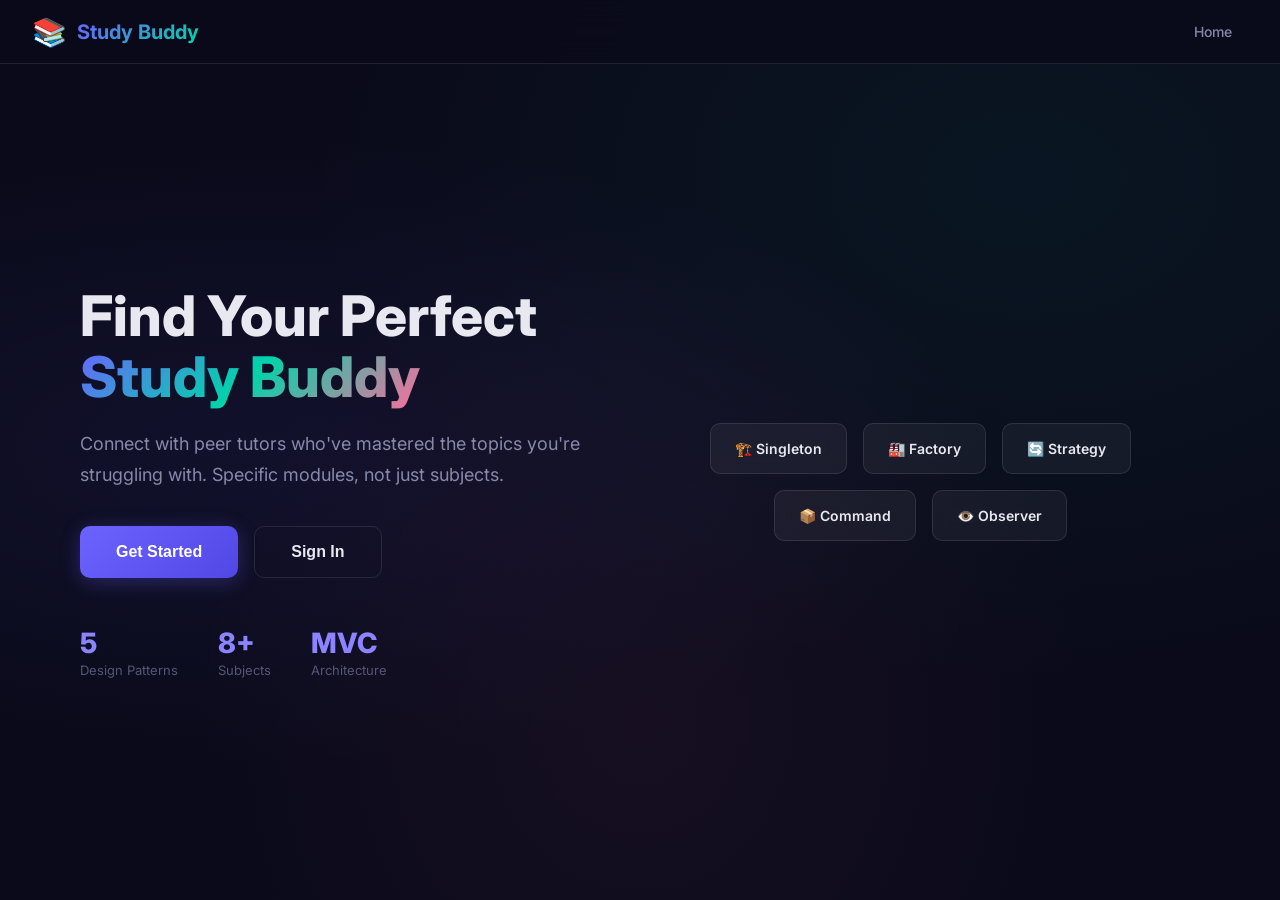
<file: study_buddy/index.html>
<!DOCTYPE html>
<html lang="en">

<head>
    <meta charset="UTF-8">
    <meta name="viewport" content="width=device-width, initial-scale=1.0">
    <title>Study Buddy — Peer-to-Peer Academic Assistance</title>
    <meta name="description" content="Connect with peer tutors for specific topics and modules at your university.">
    <link rel="preconnect" href="https://fonts.googleapis.com">
    <link href="https://fonts.googleapis.com/css2?family=Inter:wght@300;400;500;600;700;800&display=swap"
        rel="stylesheet">
    <link rel="stylesheet" href="css/style.css">
</head>

<body>
    <!-- ═══════════════ NAVBAR ═══════════════ -->
    <nav class="navbar" id="navbar">
        <div class="nav-brand">
            <span class="nav-logo">📚</span>
            <span class="nav-title">Study Buddy</span>
        </div>
        <div class="nav-links" id="navLinks">
            <a href="#" onclick="showPage('home')" class="nav-link active">Home</a>
        </div>
        <div class="nav-user" id="navUser" style="display:none;">
            <div class="notification-bell" onclick="showNotifications()">
                🔔 <span class="notif-badge" id="notifBadge" style="display:none;">0</span>
            </div>
            <span class="user-name" id="userName"></span>
            <span class="user-role-badge" id="userRoleBadge"></span>
            <button class="btn-logout" onclick="logout()">Logout</button>
        </div>
    </nav>

    <!-- ═══════════════ NOTIFICATION PANEL ═══════════════ -->
    <div class="notification-panel" id="notifPanel" style="display:none;">
        <h3>🔔 Notifications</h3>
        <div id="notifList"></div>
    </div>

    <!-- ═══════════════ PAGES ═══════════════ -->

    <!-- HOME / LANDING -->
    <div class="page active" id="page-home">
        <div class="hero">
            <div class="hero-content">
                <h1 class="hero-title">Find Your Perfect <span class="gradient-text">Study Buddy</span></h1>
                <p class="hero-subtitle">Connect with peer tutors who've mastered the topics you're struggling with.
                    Specific modules, not just subjects.</p>
                <div class="hero-buttons">
                    <button class="btn btn-primary btn-lg" onclick="showPage('register')">Get Started</button>
                    <button class="btn btn-outline btn-lg" onclick="showPage('login')">Sign In</button>
                </div>
                <div class="hero-stats">
                    <div class="stat"><span class="stat-number">5</span><span class="stat-label">Design Patterns</span>
                    </div>
                    <div class="stat"><span class="stat-number">8+</span><span class="stat-label">Subjects</span></div>
                    <div class="stat"><span class="stat-number">MVC</span><span class="stat-label">Architecture</span>
                    </div>
                </div>
            </div>
            <div class="hero-visual">
                <div class="pattern-card card-float-1">🏗️ Singleton</div>
                <div class="pattern-card card-float-2">🏭 Factory</div>
                <div class="pattern-card card-float-3">🔄 Strategy</div>
                <div class="pattern-card card-float-4">📦 Command</div>
                <div class="pattern-card card-float-5">👁️ Observer</div>
            </div>
        </div>
    </div>

    <!-- REGISTER -->
    <div class="page" id="page-register">
        <div class="auth-container">
            <div class="auth-card">
                <h2>Create Account</h2>
                <p class="auth-subtitle">Join the Study Buddy community</p>
                <form id="registerForm" onsubmit="handleRegister(event)">
                    <div class="form-group">
                        <label>Full Name</label>
                        <input type="text" id="regName" placeholder="e.g., Punith BR" required>
                    </div>
                    <div class="form-group">
                        <label>University Email</label>
                        <input type="email" id="regEmail" placeholder="e.g., student@pesu.pes.edu" required>
                    </div>
                    <div class="form-group">
                        <label>Password</label>
                        <input type="password" id="regPassword" placeholder="Create a password" required>
                    </div>
                    <div class="form-row">
                        <div class="form-group">
                            <label>Role</label>
                            <select id="regRole">
                                <option value="STUDENT">Student (Learner)</option>
                                <option value="TUTOR">Tutor</option>
                            </select>
                        </div>
                        <div class="form-group">
                            <label>Semester</label>
                            <select id="regSemester">
                                <option value="1">1</option>
                                <option value="2">2</option>
                                <option value="3">3</option>
                                <option value="4">4</option>
                                <option value="5">5</option>
                                <option value="6" selected>6</option>
                                <option value="7">7</option>
                                <option value="8">8</option>
                            </select>
                        </div>
                    </div>
                    <div class="form-group">
                        <label>CGPA</label>
                        <input type="number" id="regCgpa" step="0.1" min="0" max="10" placeholder="e.g., 8.5" required>
                    </div>
                    <button type="submit" class="btn btn-primary btn-full">Register</button>
                    <p class="auth-link">Already have an account? <a href="#" onclick="showPage('login')">Sign In</a>
                    </p>
                </form>
                <div id="registerMsg" class="msg"></div>
            </div>
        </div>
    </div>

    <!-- LOGIN -->
    <div class="page" id="page-login">
        <div class="auth-container">
            <div class="auth-card">
                <h2>Welcome Back</h2>
                <p class="auth-subtitle">Sign in to your Study Buddy account</p>
                <form id="loginForm" onsubmit="handleLogin(event)">
                    <div class="form-group">
                        <label>Email</label>
                        <input type="email" id="loginEmail" placeholder="your@email.edu" required>
                    </div>
                    <div class="form-group">
                        <label>Password</label>
                        <input type="password" id="loginPassword" placeholder="Your password" required>
                    </div>
                    <button type="submit" class="btn btn-primary btn-full">Sign In</button>
                    <p class="auth-link">Don't have an account? <a href="#" onclick="showPage('register')">Register</a>
                    </p>
                </form>
                <div id="loginMsg" class="msg"></div>
            </div>
        </div>
    </div>

    <!-- DASHBOARD -->
    <div class="page" id="page-dashboard">
        <div class="dashboard">
            <div class="dash-header">
                <h2>Dashboard</h2>
                <p id="dashWelcome">Welcome back!</p>
            </div>

            <!-- Quick Actions -->
            <div class="quick-actions">
                <div class="action-card" onclick="showPage('search')">
                    <span class="action-icon">🔍</span>
                    <h3>Find Tutors</h3>
                    <p>Search by subject, rating, or availability</p>
                </div>
                <div class="action-card" onclick="showPage('sessions')">
                    <span class="action-icon">📅</span>
                    <h3>My Sessions</h3>
                    <p>View bookings and manage sessions</p>
                </div>
                <div class="action-card tutor-only" onclick="showPage('tutor-manage')" style="display:none;">
                    <span class="action-icon">📖</span>
                    <h3>My Subjects</h3>
                    <p>Manage subjects you teach</p>
                </div>
            </div>

            <!-- Recent Sessions -->
            <div class="section">
                <h3>Recent Sessions</h3>
                <div id="recentSessions" class="session-list">
                    <p class="empty-state">No sessions yet. Start by finding a tutor! 🔍</p>
                </div>
            </div>
        </div>
    </div>

    <!-- SEARCH -->
    <div class="page" id="page-search">
        <div class="search-page">
            <div class="search-header">
                <h2>Find Tutors</h2>
                <div class="search-bar">
                    <input type="text" id="searchInput"
                        placeholder="Search by subject name or code (e.g., OOAD, CS601)..."
                        onkeyup="if(event.key==='Enter')performSearch()">
                    <button class="btn btn-primary" onclick="performSearch()">Search</button>
                </div>
                <div class="strategy-selector">
                    <label>Sort by:</label>
                    <button class="strat-btn active" data-strategy="subject" onclick="setStrategy(this)">📚
                        Subject</button>
                    <button class="strat-btn" data-strategy="rating" onclick="setStrategy(this)">⭐ Rating</button>
                    <button class="strat-btn" data-strategy="availability" onclick="setStrategy(this)">🟢 Available
                        Now</button>
                </div>
            </div>
            <div id="searchResults" class="tutor-grid">
                <p class="empty-state">Enter a subject to find tutors 🎯</p>
            </div>
        </div>
    </div>

    <!-- SESSIONS -->
    <div class="page" id="page-sessions">
        <div class="sessions-page">
            <h2>My Sessions</h2>
            <div class="session-filters">
                <button class="filter-btn active" onclick="filterSessions(this, 'all')">All</button>
                <button class="filter-btn" onclick="filterSessions(this, 'PENDING')">⏳ Pending</button>
                <button class="filter-btn" onclick="filterSessions(this, 'CONFIRMED')">✅ Confirmed</button>
                <button class="filter-btn" onclick="filterSessions(this, 'COMPLETED')">🎉 Completed</button>
                <button class="filter-btn" onclick="filterSessions(this, 'CANCELLED')">❌ Cancelled</button>
            </div>
            <div id="sessionsList" class="session-list">
                <p class="empty-state">No sessions found.</p>
            </div>
        </div>
    </div>

    <!-- ─── MANAGE SUBJECTS (TUTOR ONLY) ─── -->
    <div id="page-tutor-manage" class="page">
        <div class="manage-page">
            <h2>Manage Subjects 📚</h2>
            <div class="section">
                <h3>Current Subjects</h3>
                <div id="mySubjects" class="subject-chips"></div>
            </div>
            <div class="section">
                <h3>Add Subjects to Teach</h3>
                <div id="availableSubjects" class="subject-list"></div>
            </div>
        </div>
    </div>

    <!-- ─── UNVERIFIED NOTICE ─── -->
    <div id="page-unverified" class="page">
        <div class="auth-container">
            <div class="auth-card" style="text-align: center;">
                <div style="font-size: 64px; margin-bottom: 24px;">⏳</div>
                <h2>Account Under Review</h2>
                <p class="auth-subtitle">Your account has been created successfully. However, it needs to be verified by
                    the System Admin before you can access all features.</p>
                <div class="notif-item" style="border-left-color: var(--warning); text-align: left; margin: 24px 0;">
                    <strong>Note:</strong> We only allow <strong>@pesu.pes.edu</strong> emails for security and quality
                    control.
                </div>
                <button class="btn btn-outline btn-full" onclick="logout()">Logout</button>
            </div>
        </div>
    </div>

    <!-- ─── ADMIN DASHBOARD ─── -->
    <div id="page-admin" class="page">
        <div class="dashboard">
            <div class="dash-header">
                <h2>Admin Dashboard 🛡️</h2>
                <p>Verify new student and tutor accounts</p>
            </div>

            <div class="section">
                <h3>Pending Verifications</h3>
                <div id="adminPendingList" class="session-list">
                    <!-- Loaded via JS -->
                </div>
            </div>
        </div>
    </div>

    <!-- BOOKING MODAL -->
    <div class="modal-overlay" id="bookingModal" style="display:none;" onclick="if(event.target===this)closeModal()">
        <div class="modal">
            <h3>📅 Book a Session</h3>
            <div id="bookingTutorInfo"></div>
            <form onsubmit="submitBooking(event)">
                <div class="form-group">
                    <label>Subject</label>
                    <select id="bookSubject"></select>
                </div>
                <div class="form-group">
                    <label>Date & Start Time</label>
                    <input type="datetime-local" id="bookStart" required>
                </div>
                <div class="form-group">
                    <label>End Time</label>
                    <input type="datetime-local" id="bookEnd" required>
                </div>
                <div class="modal-buttons">
                    <button type="button" class="btn btn-outline" onclick="closeModal()">Cancel</button>
                    <button type="submit" class="btn btn-primary">Book Session</button>
                </div>
            </form>
        </div>
    </div>

    <!-- FEEDBACK MODAL -->
    <div class="modal-overlay" id="feedbackModal" style="display:none;" onclick="if(event.target===this)closeModal()">
        <div class="modal">
            <h3>⭐ Rate This Session</h3>
            <div class="star-rating" id="starRating">
                <span class="star" data-rating="1" onclick="setRating(1)">★</span>
                <span class="star" data-rating="2" onclick="setRating(2)">★</span>
                <span class="star" data-rating="3" onclick="setRating(3)">★</span>
                <span class="star" data-rating="4" onclick="setRating(4)">★</span>
                <span class="star" data-rating="5" onclick="setRating(5)">★</span>
            </div>
            <div class="form-group">
                <label>Comment (optional)</label>
                <textarea id="feedbackComment" placeholder="How was the session?"></textarea>
            </div>
            <div class="modal-buttons">
                <button class="btn btn-outline" onclick="closeModal()">Cancel</button>
                <button class="btn btn-primary" onclick="submitFeedback()">Submit Rating</button>
            </div>
        </div>
    </div>

    <!-- TOAST -->
    <div class="toast" id="toast"></div>

    <!-- Local Application JS -->
    <script src="js/app.js"></script>
</body>

</html>
</file>
<file: study_buddy/css/style.css>
/* ═══════════════════════════════════════════
   Study Buddy — CSS Styles
   Premium dark theme with glassmorphism
   ═══════════════════════════════════════════ */

:root {
    --bg-dark: #0a0a1a;
    --bg-card: rgba(20, 20, 45, 0.8);
    --bg-glass: rgba(255, 255, 255, 0.05);
    --border-glass: rgba(255, 255, 255, 0.1);
    --primary: #6c63ff;
    --primary-light: #8b83ff;
    --primary-dark: #5147e5;
    --accent: #00d4aa;
    --accent-2: #ff6b9d;
    --text: #e8e8f0;
    --text-dim: #8888aa;
    --text-muted: #555577;
    --success: #00d4aa;
    --warning: #ffaa00;
    --danger: #ff4466;
    --radius: 16px;
    --radius-sm: 10px;
    --shadow: 0 8px 32px rgba(0, 0, 0, 0.4);
    --shadow-glow: 0 0 30px rgba(108, 99, 255, 0.15);
}

* { margin: 0; padding: 0; box-sizing: border-box; }

body {
    font-family: 'Inter', -apple-system, sans-serif;
    background: var(--bg-dark);
    color: var(--text);
    min-height: 100vh;
    overflow-x: hidden;
    background-image: 
        radial-gradient(ellipse at 20% 50%, rgba(108, 99, 255, 0.08) 0%, transparent 50%),
        radial-gradient(ellipse at 80% 20%, rgba(0, 212, 170, 0.06) 0%, transparent 50%),
        radial-gradient(ellipse at 50% 80%, rgba(255, 107, 157, 0.05) 0%, transparent 50%);
}

/* ─── NAVBAR ─── */
.navbar {
    position: fixed; top: 0; left: 0; right: 0; z-index: 100;
    display: flex; align-items: center; justify-content: space-between;
    padding: 0 32px; height: 64px;
    background: rgba(10, 10, 26, 0.85);
    backdrop-filter: blur(20px);
    border-bottom: 1px solid var(--border-glass);
}
.nav-brand { display: flex; align-items: center; gap: 10px; }
.nav-logo { font-size: 28px; }
.nav-title { font-size: 20px; font-weight: 700; background: linear-gradient(135deg, var(--primary), var(--accent)); -webkit-background-clip: text; -webkit-text-fill-color: transparent; }
.nav-links { display: flex; gap: 8px; }
.nav-link { color: var(--text-dim); text-decoration: none; padding: 8px 16px; border-radius: 8px; font-size: 14px; font-weight: 500; transition: all 0.3s; }
.nav-link:hover, .nav-link.active { color: var(--text); background: var(--bg-glass); }
.nav-user { display: flex; align-items: center; gap: 16px; }
.user-name { font-weight: 600; font-size: 14px; }
.user-role-badge { font-size: 11px; padding: 4px 10px; border-radius: 20px; font-weight: 600; text-transform: uppercase; letter-spacing: 0.5px; }
.user-role-badge.STUDENT { background: rgba(0, 212, 170, 0.15); color: var(--accent); }
.user-role-badge.TUTOR { background: rgba(108, 99, 255, 0.15); color: var(--primary-light); }
.btn-logout { background: transparent; border: 1px solid var(--border-glass); color: var(--text-dim); padding: 6px 14px; border-radius: 8px; cursor: pointer; font-size: 13px; transition: all 0.3s; }
.btn-logout:hover { background: rgba(255, 68, 102, 0.15); color: var(--danger); border-color: var(--danger); }
.notification-bell { cursor: pointer; position: relative; font-size: 20px; padding: 4px; }
.notif-badge { position: absolute; top: -4px; right: -6px; background: var(--danger); color: white; font-size: 10px; width: 18px; height: 18px; border-radius: 50%; display: flex; align-items: center; justify-content: center; font-weight: 700; }

/* ─── NOTIFICATION PANEL ─── */
.notification-panel {
    position: fixed; top: 64px; right: 16px; width: 360px; max-height: 400px;
    background: rgba(20, 20, 45, 0.95); backdrop-filter: blur(20px);
    border: 1px solid var(--border-glass); border-radius: var(--radius);
    padding: 20px; z-index: 99; overflow-y: auto; box-shadow: var(--shadow);
}
.notification-panel h3 { margin-bottom: 12px; font-size: 16px; }
.notif-item { padding: 10px 12px; background: var(--bg-glass); border-radius: var(--radius-sm); margin-bottom: 8px; font-size: 13px; line-height: 1.5; border-left: 3px solid var(--primary); }
.notif-item.unread { border-left-color: var(--accent); background: rgba(0, 212, 170, 0.05); }
.notif-time { font-size: 11px; color: var(--text-muted); margin-top: 4px; }

/* ─── PAGES ─── */
.page { display: none; padding-top: 64px; min-height: 100vh; }
.page.active { display: block; }

/* ─── HERO ─── */
.hero {
    display: flex; align-items: center; justify-content: space-between;
    max-width: 1200px; margin: 0 auto; padding: 80px 40px;
    min-height: calc(100vh - 64px);
}
.hero-content { flex: 1; max-width: 600px; }
.hero-title { font-size: 56px; font-weight: 800; line-height: 1.1; margin-bottom: 20px; }
.gradient-text { background: linear-gradient(135deg, var(--primary), var(--accent), var(--accent-2)); -webkit-background-clip: text; -webkit-text-fill-color: transparent; }
.hero-subtitle { font-size: 18px; color: var(--text-dim); line-height: 1.7; margin-bottom: 36px; }
.hero-buttons { display: flex; gap: 16px; margin-bottom: 48px; }
.hero-stats { display: flex; gap: 40px; }
.stat { display: flex; flex-direction: column; }
.stat-number { font-size: 28px; font-weight: 800; color: var(--primary-light); }
.stat-label { font-size: 13px; color: var(--text-muted); margin-top: 2px; }

.hero-visual { flex: 1; display: flex; flex-wrap: wrap; justify-content: center; align-items: center; gap: 16px; position: relative; }
.pattern-card {
    padding: 16px 24px; border-radius: var(--radius-sm);
    background: var(--bg-glass); border: 1px solid var(--border-glass);
    font-weight: 600; font-size: 14px; backdrop-filter: blur(10px);
    animation: float 6s ease-in-out infinite;
    transition: transform 0.3s, box-shadow 0.3s;
}
.pattern-card:hover { transform: translateY(-6px) scale(1.05); box-shadow: var(--shadow-glow); }
.card-float-1 { animation-delay: 0s; }
.card-float-2 { animation-delay: 1s; }
.card-float-3 { animation-delay: 2s; }
.card-float-4 { animation-delay: 3s; }
.card-float-5 { animation-delay: 4s; }

@keyframes float {
    0%, 100% { transform: translateY(0); }
    50% { transform: translateY(-12px); }
}

/* ─── BUTTONS ─── */
.btn {
    padding: 12px 28px; border-radius: var(--radius-sm); font-weight: 600;
    font-size: 14px; cursor: pointer; border: none; transition: all 0.3s;
    display: inline-flex; align-items: center; gap: 8px; text-decoration: none;
}
.btn-primary { background: linear-gradient(135deg, var(--primary), var(--primary-dark)); color: white; box-shadow: 0 4px 20px rgba(108, 99, 255, 0.3); }
.btn-primary:hover { transform: translateY(-2px); box-shadow: 0 6px 28px rgba(108, 99, 255, 0.45); }
.btn-outline { background: transparent; border: 1.5px solid var(--border-glass); color: var(--text); }
.btn-outline:hover { border-color: var(--primary); color: var(--primary-light); }
.btn-success { background: linear-gradient(135deg, #00d4aa, #00b894); color: white; }
.btn-danger { background: linear-gradient(135deg, #ff4466, #e63946); color: white; }
.btn-sm { padding: 8px 16px; font-size: 12px; }
.btn-lg { padding: 16px 36px; font-size: 16px; }
.btn-full { width: 100%; justify-content: center; }

/* ─── AUTH ─── */
.auth-container { display: flex; align-items: center; justify-content: center; min-height: calc(100vh - 64px); padding: 40px; }
.auth-card {
    width: 100%; max-width: 440px; padding: 40px;
    background: var(--bg-card); border: 1px solid var(--border-glass);
    border-radius: var(--radius); box-shadow: var(--shadow);
}
.auth-card h2 { font-size: 28px; margin-bottom: 8px; }
.auth-subtitle { color: var(--text-dim); margin-bottom: 28px; font-size: 14px; }
.auth-link { text-align: center; margin-top: 20px; font-size: 14px; color: var(--text-dim); }
.auth-link a { color: var(--primary-light); text-decoration: none; font-weight: 600; }

/* ─── FORMS ─── */
.form-group { margin-bottom: 18px; }
.form-group label { display: block; font-size: 13px; font-weight: 600; color: var(--text-dim); margin-bottom: 6px; text-transform: uppercase; letter-spacing: 0.5px; }
.form-group input, .form-group select, .form-group textarea {
    width: 100%; padding: 12px 16px; background: var(--bg-glass);
    border: 1.5px solid var(--border-glass); border-radius: var(--radius-sm);
    color: var(--text); font-size: 15px; font-family: inherit; transition: border-color 0.3s;
}
.form-group input:focus, .form-group select:focus, .form-group textarea:focus { outline: none; border-color: var(--primary); }
.form-group textarea { resize: vertical; min-height: 80px; }
.form-row { display: flex; gap: 16px; }
.form-row .form-group { flex: 1; }

/* ─── DASHBOARD ─── */
.dashboard { max-width: 1100px; margin: 0 auto; padding: 40px; }
.dash-header { margin-bottom: 32px; }
.dash-header h2 { font-size: 32px; }
.dash-header p { color: var(--text-dim); margin-top: 4px; }

.quick-actions { display: grid; grid-template-columns: repeat(auto-fit, minmax(260px, 1fr)); gap: 20px; margin-bottom: 40px; }
.action-card {
    padding: 28px; background: var(--bg-card); border: 1px solid var(--border-glass);
    border-radius: var(--radius); cursor: pointer; transition: all 0.3s;
}
.action-card:hover { transform: translateY(-4px); border-color: var(--primary); box-shadow: var(--shadow-glow); }
.action-icon { font-size: 36px; display: block; margin-bottom: 12px; }
.action-card h3 { font-size: 18px; margin-bottom: 6px; }
.action-card p { font-size: 13px; color: var(--text-dim); }

.section { margin-bottom: 32px; }
.section h3 { font-size: 18px; margin-bottom: 16px; padding-bottom: 8px; border-bottom: 1px solid var(--border-glass); }

/* ─── SEARCH ─── */
.search-page { max-width: 1100px; margin: 0 auto; padding: 40px; }
.search-header { margin-bottom: 32px; }
.search-header h2 { font-size: 32px; margin-bottom: 20px; }
.search-bar { display: flex; gap: 12px; margin-bottom: 16px; }
.search-bar input { flex: 1; padding: 14px 20px; background: var(--bg-glass); border: 1.5px solid var(--border-glass); border-radius: var(--radius-sm); color: var(--text); font-size: 16px; }
.search-bar input:focus { outline: none; border-color: var(--primary); }

.strategy-selector { display: flex; align-items: center; gap: 10px; flex-wrap: wrap; }
.strategy-selector label { font-size: 13px; color: var(--text-dim); font-weight: 600; }
.strat-btn { padding: 8px 16px; background: var(--bg-glass); border: 1px solid var(--border-glass); border-radius: 20px; color: var(--text-dim); cursor: pointer; font-size: 13px; font-weight: 500; transition: all 0.3s; }
.strat-btn.active, .strat-btn:hover { background: rgba(108, 99, 255, 0.15); border-color: var(--primary); color: var(--primary-light); }

/* ─── TUTOR CARDS ─── */
.tutor-grid { display: grid; grid-template-columns: repeat(auto-fill, minmax(320px, 1fr)); gap: 20px; }
.tutor-card {
    padding: 24px; background: var(--bg-card); border: 1px solid var(--border-glass);
    border-radius: var(--radius); transition: all 0.3s;
}
.tutor-card:hover { transform: translateY(-3px); box-shadow: var(--shadow-glow); }
.tutor-card-header { display: flex; justify-content: space-between; align-items: start; margin-bottom: 12px; }
.tutor-name { font-size: 18px; font-weight: 700; }
.tutor-rating { display: flex; align-items: center; gap: 4px; color: var(--warning); font-weight: 600; }
.tutor-meta { font-size: 13px; color: var(--text-dim); margin-bottom: 12px; }
.tutor-subjects { display: flex; flex-wrap: wrap; gap: 6px; margin-bottom: 16px; }
.subject-tag { padding: 4px 12px; background: rgba(108, 99, 255, 0.12); color: var(--primary-light); border-radius: 20px; font-size: 12px; font-weight: 500; }

/* ─── SESSIONS ─── */
.sessions-page { max-width: 1100px; margin: 0 auto; padding: 40px; }
.sessions-page h2 { font-size: 32px; margin-bottom: 20px; }
.session-filters { display: flex; gap: 8px; margin-bottom: 24px; flex-wrap: wrap; }
.filter-btn { padding: 8px 16px; background: var(--bg-glass); border: 1px solid var(--border-glass); border-radius: 20px; color: var(--text-dim); cursor: pointer; font-size: 13px; transition: all 0.3s; }
.filter-btn.active { background: rgba(108, 99, 255, 0.15); border-color: var(--primary); color: var(--primary-light); }

.session-list { display: flex; flex-direction: column; gap: 12px; }
.session-card {
    padding: 20px 24px; background: var(--bg-card); border: 1px solid var(--border-glass);
    border-radius: var(--radius-sm); display: flex; justify-content: space-between; align-items: center;
    transition: all 0.3s;
}
.session-card:hover { border-color: var(--primary); }
.session-info h4 { font-size: 16px; margin-bottom: 4px; }
.session-info p { font-size: 13px; color: var(--text-dim); }
.session-actions { display: flex; gap: 8px; flex-wrap: wrap; }

.status-badge { display: inline-block; padding: 4px 10px; border-radius: 20px; font-size: 11px; font-weight: 700; text-transform: uppercase; letter-spacing: 0.5px; }
.status-PENDING { background: rgba(255, 170, 0, 0.15); color: var(--warning); }
.status-CONFIRMED { background: rgba(0, 212, 170, 0.15); color: var(--success); }
.status-COMPLETED { background: rgba(108, 99, 255, 0.15); color: var(--primary-light); }
.status-CANCELLED { background: rgba(255, 68, 102, 0.15); color: var(--danger); }

/* ─── MANAGE SUBJECTS ─── */
.manage-page { max-width: 800px; margin: 0 auto; padding: 40px; }
.manage-page h2 { font-size: 32px; margin-bottom: 24px; }
.subject-chips { display: flex; flex-wrap: wrap; gap: 10px; }
.subject-chip { padding: 8px 18px; background: rgba(108, 99, 255, 0.12); border: 1px solid var(--primary); color: var(--primary-light); border-radius: 20px; font-size: 14px; font-weight: 500; }
.subject-list { display: flex; flex-direction: column; gap: 8px; }
.subject-list-item {
    display: flex; justify-content: space-between; align-items: center;
    padding: 12px 16px; background: var(--bg-glass); border: 1px solid var(--border-glass);
    border-radius: var(--radius-sm);
}

/* ─── MODAL ─── */
.modal-overlay { position: fixed; top: 0; left: 0; right: 0; bottom: 0; background: rgba(0,0,0,0.6); display: flex; align-items: center; justify-content: center; z-index: 200; backdrop-filter: blur(4px); }
.modal { width: 90%; max-width: 480px; padding: 32px; background: var(--bg-card); border: 1px solid var(--border-glass); border-radius: var(--radius); box-shadow: var(--shadow); }
.modal h3 { font-size: 22px; margin-bottom: 20px; }
.modal-buttons { display: flex; gap: 12px; justify-content: flex-end; margin-top: 24px; }

/* ─── STAR RATING ─── */
.star-rating { font-size: 40px; color: var(--text-muted); margin-bottom: 16px; display: flex; gap: 4px; }
.star { cursor: pointer; transition: color 0.2s, transform 0.2s; }
.star:hover, .star.active { color: var(--warning); transform: scale(1.15); }

/* ─── TOAST ─── */
.toast {
    position: fixed; bottom: 24px; right: 24px; padding: 14px 24px;
    background: var(--bg-card); border: 1px solid var(--border-glass);
    border-radius: var(--radius-sm); font-size: 14px; font-weight: 500;
    box-shadow: var(--shadow); z-index: 300;
    transform: translateY(100px); opacity: 0; transition: all 0.4s;
}
.toast.show { transform: translateY(0); opacity: 1; }
.toast.success { border-left: 4px solid var(--success); }
.toast.error { border-left: 4px solid var(--danger); }

/* ─── MESSAGES ─── */
.msg { margin-top: 12px; padding: 10px 16px; border-radius: var(--radius-sm); font-size: 14px; display: none; }
.msg.success { display: block; background: rgba(0, 212, 170, 0.1); color: var(--accent); border: 1px solid rgba(0, 212, 170, 0.2); }
.msg.error { display: block; background: rgba(255, 68, 102, 0.1); color: var(--danger); border: 1px solid rgba(255, 68, 102, 0.2); }

.empty-state { text-align: center; padding: 40px; color: var(--text-muted); font-size: 15px; }

/* ─── RESPONSIVE ─── */
@media (max-width: 768px) {
    .hero { flex-direction: column; text-align: center; padding: 40px 20px; }
    .hero-title { font-size: 36px; }
    .hero-buttons { justify-content: center; }
    .hero-stats { justify-content: center; }
    .hero-visual { margin-top: 40px; }
    .navbar { padding: 0 16px; }
    .nav-links { display: none; }
    .form-row { flex-direction: column; }
    .session-card { flex-direction: column; gap: 12px; text-align: center; }
}
</file>
